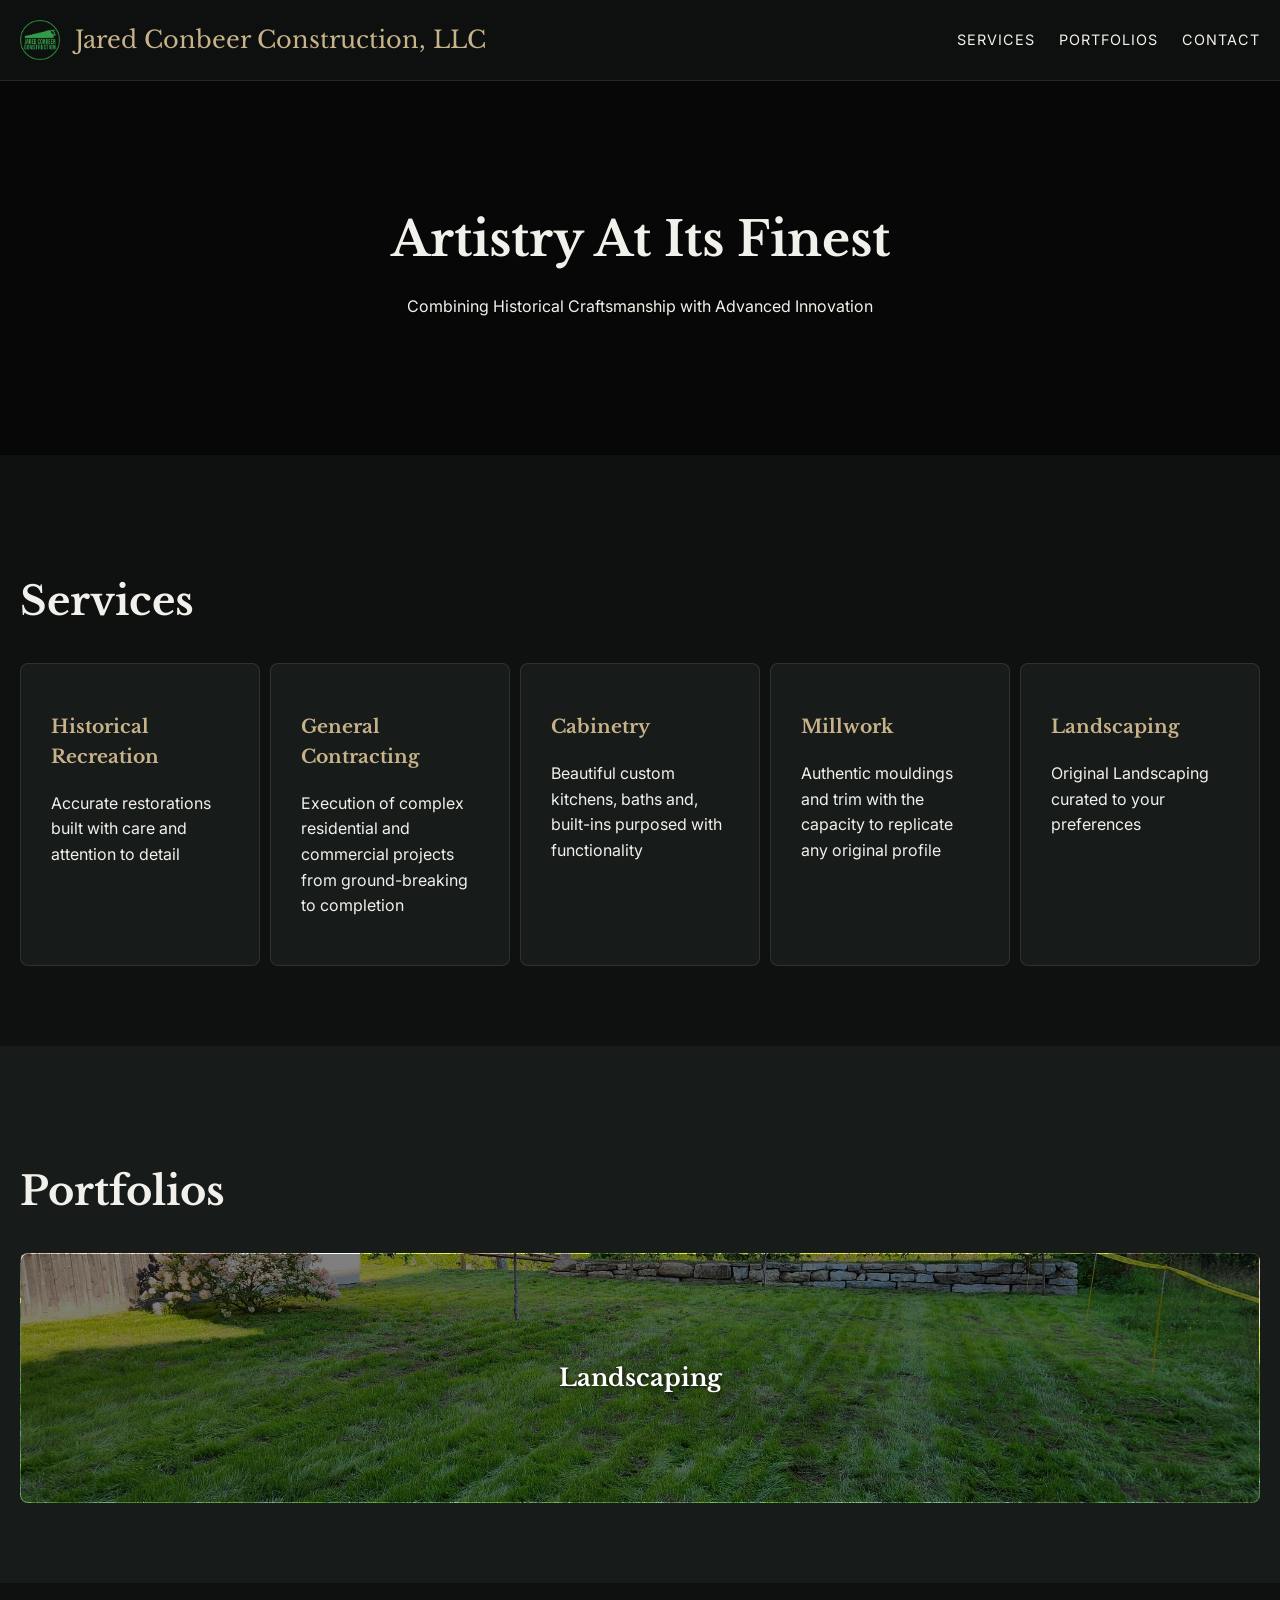
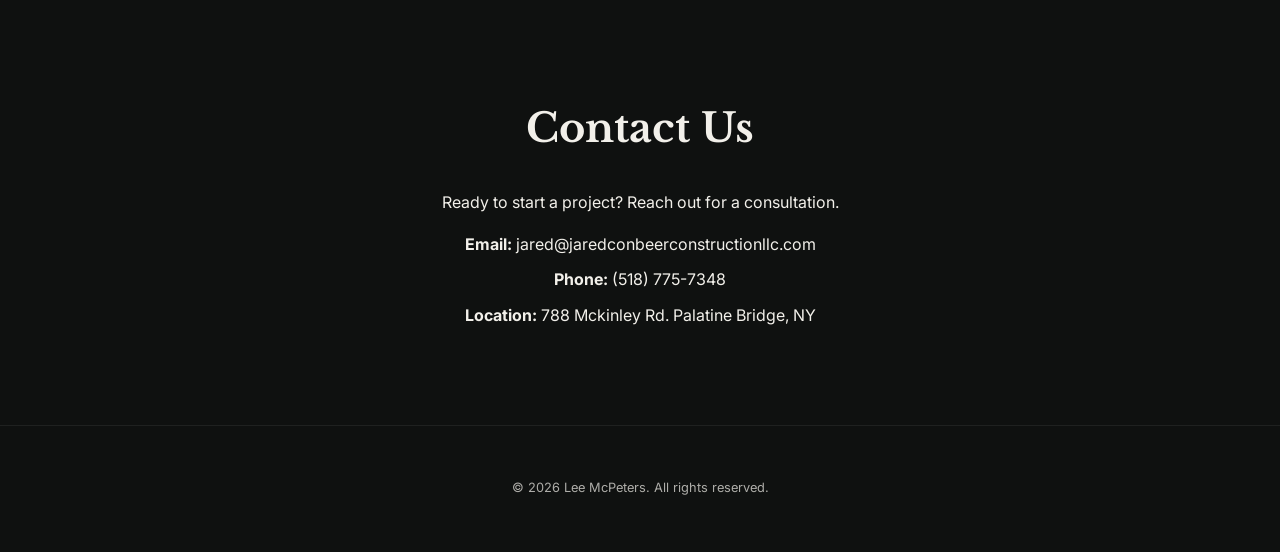
<file: index.html>
<!doctype html>
<html lang="en">
<head>
  <meta charset="utf-8" />
  <meta name="viewport" content="width=device-width, initial-scale=1" />
  <title>Jared Conbeer Construction</title>
  <link rel="icon" type="image/x-icon" href="jaredlogo2.png">
  <link href="https://fonts.googleapis.com/css2?family=Libre+Baskerville:wght@400;700&family=Inter:wght@300;400;600&display=swap" rel="stylesheet">
  <link rel="stylesheet" href="style.css" />
</head>
<body>

  <header class="site-header">
    <div class="container">
      <nav class="nav">
        <a href="#" class="brand"><img src="jaredlogo2.png" alt="Logo" class="nav-logo">Jared Conbeer Construction, LLC</a>
        <button class="hamburger" aria-label="Toggle navigation">&#9776;</button>
        <div class="nav-links">
  <a href="#services">Services</a>
  <a href="#portfolios">Portfolios</a>
  <a href="#contact">Contact</a>
</div>
      </nav>
    </div>
  </header>

  <main>
    <section class="hero">
      <div class="container">
        <h1>Artistry At Its Finest</h1>
        <p>Combining Historical Craftsmanship with Advanced Innovation</p>
      </div>
    </section>

    <section id="services" class="section">
      <div class="container">
        <h2 class="section-title">Services</h2>
        <div class="grid-4">
          <div class="card">
            <h3>Historical Recreation</h3>
            <p>Accurate restorations built with care and attention to detail</p>
          </div>
          <div class="card">
            <h3>General Contracting</h3>
            <p>Execution of complex residential and commercial projects from ground-breaking to completion</p>
          </div>
          <div class="card">
            <h3>Cabinetry</h3>
            <p>Beautiful custom kitchens, baths and, built-ins purposed with functionality </p>
          </div>
          <div class="card">
            <h3>Millwork</h3>
            <p>Authentic mouldings and trim with the capacity to replicate any original profile</p>
          </div>
          <div class="card">
            <h3>Landscaping</h3>
            <p>Original Landscaping curated to your preferences</p>
          </div>
        </div>
      </div>
    </section>

    <section id="portfolios" class="section section-alt">
  <div class="container">
    <h2 class="section-title">Portfolios</h2>
    <div class="portfolio-grid">
      
      <!-- Historical Recreation Link 
      <a href="historical.html" class="portfolio-card" style="background-image: url('https://images.unsplash.com/photo-1524758631624-e2822e304c36?auto=format&fit=crop&w=800&q=80')">
        <div class="portfolio-overlay">
          <h3>Historical Recreation</h3>
        </div>
      </a>-->

      <!-- General Contracting Link 
      <a href="contracting.html" class="portfolio-card" style="background-image: url('https://images.unsplash.com/photo-1600566753376-12c8ab7fb75b?auto=format&fit=crop&w=800&q=80')">
        <div class="portfolio-overlay">
          <h3>General Contracting</h3>
        </div>
      </a>-->

      <!-- Cabinetry Link 
      <a href="cabinetry.html" class="portfolio-card" style="background-image: url('https://images.unsplash.com/photo-1524758631624-e2822e304c36?auto=format&fit=crop&w=800&q=80')">
        <div class="portfolio-overlay">
          <h3>Cabinetry</h3>
        </div>
      </a>-->

      <!-- Millwork Link 
      <a href="millwork.html" class="portfolio-card" style="background-image: url('https://images.unsplash.com/photo-1600566753376-12c8ab7fb75b?auto=format&fit=crop&w=800&q=80')">
        <div class="portfolio-overlay">
          <h3>Millwork</h3>
        </div>
      </a>-->
    
      <!-- Landscaping Link -->
      <a href="landscaping.html" class="portfolio-card" style="background-image: url('landone.jpeg')">
        <div class="portfolio-overlay">
          <h3>Landscaping</h3>
        </div>
      </a>

    </div>
  </div>
</section>

    <section id="contact" class="section">
      <div class="container contact-content">
        <div class="contact-info">
          <h2 class="section-title">Contact Us</h2>
          <p>Ready to start a project? Reach out for a consultation.</p>
          <ul class="contact-list">
            <li><strong>Email:</strong> jared@jaredconbeerconstructionllc.com</li>
            <li><strong>Phone:</strong> (518) 775-7348</li>
            <li><strong>Location:</strong> 788 Mckinley Rd. Palatine Bridge, NY</li>
          </ul>
        <!--</div>
        <form class="contact-form">
          <input type="text" placeholder="Name" required>
          <input type="email" placeholder="Email" required>
          <textarea placeholder="Tell us about your project..." rows="5" required></textarea>
          <button type="submit" class="btn">Send Inquiry</button>
        </form>
      </div>-->
    </section>
  </main>

  <footer class="footer">
    <div class="container">
      <p>&copy; 2026 Lee McPeters. All rights reserved.</p>
    </div>
  </footer>

  <script>
    const hamburger = document.querySelector('.hamburger');
    const navLinks = document.querySelector('.nav-links');
    // Select all the links inside the navigation menu
    const navItems = document.querySelectorAll('.nav-links a'); 

    // Toggle the menu when clicking the hamburger icon
    hamburger.addEventListener('click', () => {
      navLinks.classList.toggle('active');
    });

    // Close the menu when clicking any of the links
    navItems.forEach(item => {
      item.addEventListener('click', () => {
        navLinks.classList.remove('active');
      });
    });
  </script>
  
</body>
</html>
</file>
<file: style.css>
/* Tokens */
:root {
  --bg: #0f1110;
  --surface: #171b1a;
  --text: #f2f0ea;
  --accent: #c8b28a;
  --line: rgba(242, 240, 234, 0.1);
  --serif: "Libre Baskerville", serif;
  --sans: "Inter", sans-serif;
}

/* Reset & Base */
* { box-sizing: border-box; }
body {
  margin: 0;
  background-color: var(--bg);
  color: var(--text);
  font-family: var(--sans);
  line-height: 1.6;
}
.container {
  max-width: 1350px;
  margin: 0 auto;
  padding: 0 20px;
}
a { text-decoration: none; color: inherit; }

/* Header */
.site-header {
  padding: 20px 0;
  border-bottom: 1px solid var(--line);
  background: rgba(15, 17, 16, 0.9);
  position: sticky;
  top: 0;
  z-index: 100;
}
.nav {
  display: flex;
  justify-content: space-between;
  align-items: center;
}
.brand { font-family: var(--serif); font-size: 1.5rem; color: var(--accent); }
.nav-links a { margin-left: 20px; font-size: 0.9rem; text-transform: uppercase; letter-spacing: 1px; }

/* Sections */
.section { padding: 80px 0; }
.section-alt { background-color: var(--surface); }
.section-title { font-family: var(--serif); font-size: 2.5rem; margin-bottom: 30px; }

/* Hero */
.hero {
  padding: 120px 0;
  text-align: center;
  background: linear-gradient(rgba(0,0,0,0.6), rgba(0,0,0,0.6)), url('https://images.unsplash.com/photo-1549497538-303791108f95?auto=format&fit=crop&w=1600&q=80');
  background-size: cover;
  background-position: center;
}
.hero h1 { font-family: var(--serif); font-size: 3rem; margin: 0; }

/* Grids */
.grid-4 {
  display: grid;
  grid-template-columns: repeat(auto-fit, minmax(230px, 1fr));
  gap: 10px;
}
.card {
  padding: 30px;
  background: var(--surface);
  border: 1px solid var(--line);
  border-radius: 8px;
}
.card h3 { color: var(--accent); font-family: var(--serif); }

/* Portfolios */
.portfolio-grid {
  display: grid;
  grid-template-columns: repeat(auto-fit, minmax(240px, 1fr));
  gap: 15px;
}

.portfolio-card {
  display: block;
  height: 250px;
  background-size: cover;
  background-position: center;
  border-radius: 8px;
  border: 1px solid var(--line);
  text-decoration: none;
  position: relative;
  overflow: hidden;
  transition: transform 0.3s ease;
}

/* Lift effect on hover */
.portfolio-card:hover {
  transform: translateY(-5px);
}

/* Dark overlay so the text is readable */
.portfolio-overlay {
  position: absolute;
  inset: 0;
  background: rgba(0, 0, 0, 0.5); 
  display: flex;
  align-items: center;
  justify-content: center;
  transition: background 0.3s ease;
}

/* Lighten the overlay slightly on hover */
.portfolio-card:hover .portfolio-overlay {
  background: rgba(0, 0, 0, 0.2); 
}

.portfolio-overlay h3 {
  color: #fff;
  font-family: var(--serif);
  font-size: 1.5rem;
  margin: 0;
  text-align: center;
  padding: 0 15px;
  text-shadow: 1px 1px 4px rgba(0,0,0,0.8);
}

/* Contact Form */
.contact-content {
  display: grid;
  grid-template-columns: repeat(auto-fit, minmax(300px, 1fr));
  gap: 50px;
  justify-items: center;
  text-align: center;
}
.contact-info,
.contact-form {
  width: 100%;
  max-width: 520px;
}
.contact-list { list-style: none; padding: 0; }
.contact-list li { margin-bottom: 10px; }
.contact-form { display: flex; flex-direction: column; gap: 15px; }
input, textarea {
  padding: 12px;
  background: var(--surface);
  border: 1px solid var(--line);
  color: #fff;
  border-radius: 4px;
}
.btn {
  padding: 15px;
  background: var(--accent);
  color: var(--bg);
  border: none;
  font-weight: bold;
  cursor: pointer;
  text-transform: uppercase;
}

/* Footer */
.footer {
  text-align: center;
  padding: 40px 0;
  border-top: 1px solid var(--line);
  font-size: 0.8rem;
  opacity: 0.7;
}

/* --- Mobile Navigation & Layout Updates --- */

/* Hide the hamburger icon by default (on desktop) */
.hamburger {
  display: none;
  background: none;
  border: none;
  color: var(--accent);
  font-size: 2rem;
  cursor: pointer;
}

/* Mobile Media Query */
@media (max-width: 768px) {
  .nav {
    display: flex;
    flex-wrap: wrap; 
    justify-content: space-between;
    align-items: center;
  }

  /* Make the brand name slightly smaller and flexible */
  .brand {
    font-size: 1.1rem; /* Reduced from 1.5rem to fit on small screens */
    flex: 1;           /* Allows the name to take the available space */
    margin-right: 10px;
    display: flex;     /* Keeps the logo and text aligned if you added a logo */
    align-items: center;
  }

  /* Ensure the hamburger button doesn't shrink or move */
  .hamburger {
    display: block;
    flex-shrink: 0;   /* Prevents the button from being squashed or pushed down */
    order: 2;         /* Positions it after the brand */
  }

  /* Force the menu links to drop to a new line */
  .nav-links {
    display: none;
    width: 100%;      /* Takes up 100% width to force it to the next 'row' */
    order: 3;         /* Positions the menu items below the brand/hamburger */
    flex-direction: column;
    text-align: center;
    padding-top: 1rem;
  }

  .nav-links.active {
    display: flex;
  }

  /* Space out the mobile links */
  .nav-links a {
    margin: 15px 0;
    display: block;
  }

  /* Center the wrapped items in Services and Portfolios */
  .grid-4, .portfolio-grid {
    display: flex;
    flex-wrap: wrap;
    justify-content: center;
  }
  
  /* Give the cards a flexible width so they stay centered without stretching too far */
  .card, .portfolio-card {
    width: 100%;
    max-width: 350px; 
  }
}

/* Styling for the navbar brand and logo */
.brand {
  display: flex;
  align-items: center; /* Vertically aligns logo and text */
  gap: 15px;           /* Adds space between logo and text */
}

.nav-logo {
  height: 40px;        /* Adjust this to fit your header height */
  width: auto;
}

/* --- Sub-Page Gallery Styles --- */
.page-gallery-grid {
  display: grid;
  grid-template-columns: repeat(auto-fit, minmax(300px, 1fr));
  gap: 20px;
}

.page-gallery-item {
  height: 320px;
  background-size: cover;
  background-position: center;
  border-radius: 8px;
  border: 1px solid var(--line);
  transition: transform 0.4s ease, box-shadow 0.4s ease;
  cursor: pointer;
}

/* Smooth zoom effect on hover */
.page-gallery-item:hover {
  transform: scale(1.02);
  box-shadow: 0 10px 25px rgba(0, 0, 0, 0.6);
  border-color: rgba(242, 240, 234, 0.3);
}

/* Mobile Media Query Addition for the new gallery */
@media (max-width: 768px) {
  .page-gallery-grid {
    display: flex;
    flex-wrap: wrap;
    justify-content: center;
  }
  
  .page-gallery-item {
    width: 100%;
    max-width: 350px; 
  }
}

/* --- Lightbox Styles --- */
.lightbox {
  display: none; /* Hidden by default */
  position: fixed;
  z-index: 1000; /* Sits on top of everything else */
  left: 0;
  top: 0;
  width: 100%;
  height: 100%;
  background-color: rgba(0, 0, 0, 0.9); /* Dark background */
  align-items: center;
  justify-content: center;
}

/* We will use JavaScript to add this 'active' class */
.lightbox.active {
  display: flex;
}

.lightbox-content {
  max-width: 90%;
  max-height: 90vh;
  object-fit: contain; /* Keeps the aspect ratio intact */
  border-radius: 4px;
  animation: zoomIn 0.3s ease; /* Smooth pop-in animation */
}

.close-lightbox {
  position: absolute;
  top: 20px;
  right: 35px;
  color: #f2f0ea; /* Uses your text color */
  font-size: 40px;
  font-weight: bold;
  cursor: pointer;
  transition: color 0.3s ease;
}

.close-lightbox:hover {
  color: var(--accent); /* Changes to your gold accent color on hover */
}

@keyframes zoomIn {
  from { transform: scale(0.9); opacity: 0; }
  to { transform: scale(1); opacity: 1; }
}


/* --- Lightbox Navigation Arrows --- */
.nav-arrow {
  position: absolute;
  top: 50%;
  transform: translateY(-50%); /* Perfectly centers them vertically */
  color: #f2f0ea;
  font-size: 50px;
  font-weight: bold;
  cursor: pointer;
  transition: color 0.3s ease;
  padding: 15px;
  user-select: none; /* Prevents text highlighting if clicked fast */
  z-index: 1001; /* Keeps them above the image */
}

.nav-arrow:hover {
  color: var(--accent); /* Changes to your gold color on hover */
}

.prev-arrow {
  left: 20px;
}

.next-arrow {
  right: 20px;
}

/* On mobile, shrink the arrows slightly and move them closer to the edge */
@media (max-width: 768px) {
  .nav-arrow {
    font-size: 35px;
    padding: 10px;
  }
  .prev-arrow { left: 5px; }
  .next-arrow { right: 5px; }
}
</file>
